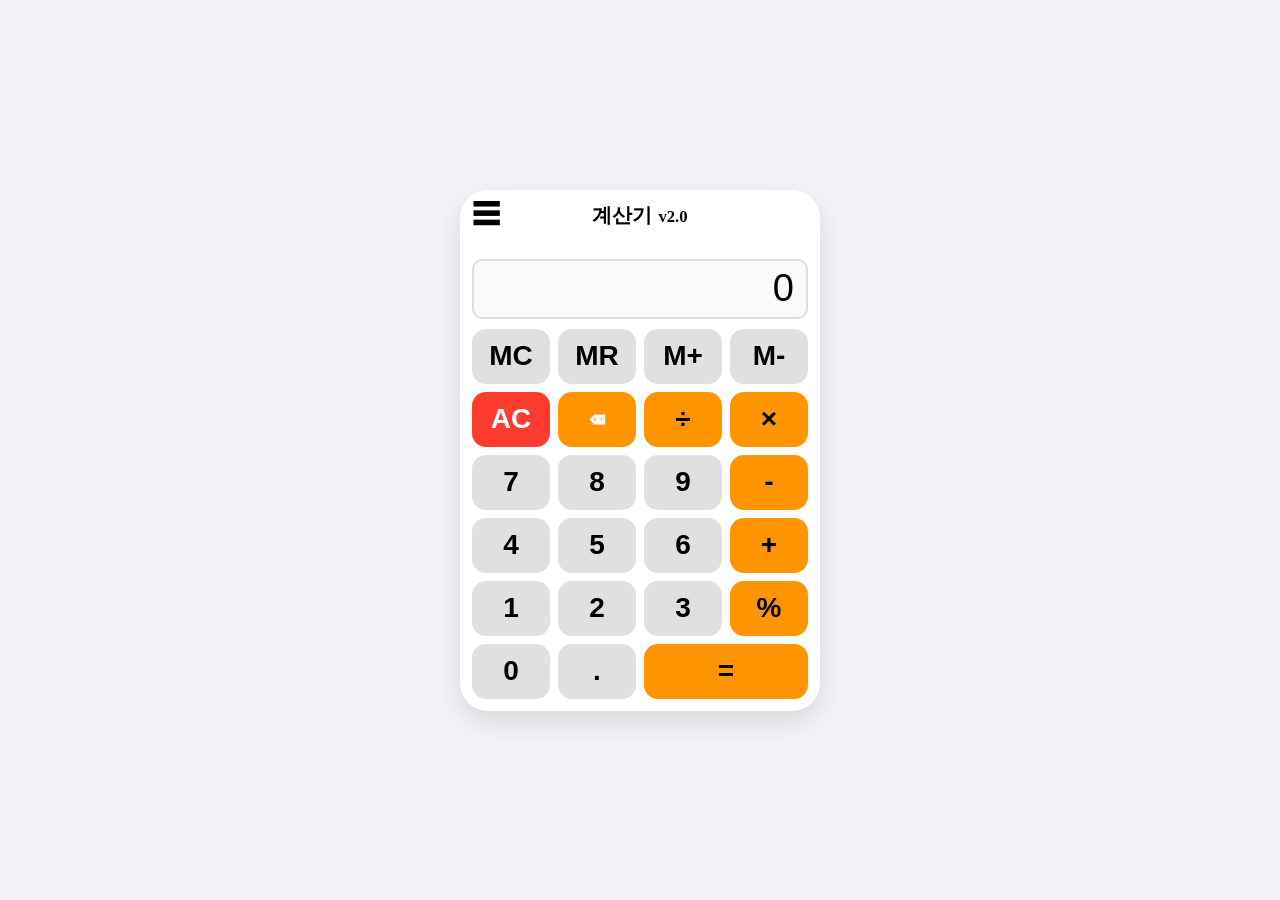
<file: index.html>
<!DOCTYPE html>
<html lang="ko">
<head>
    <meta charset="UTF-8">
    <meta name="viewport" content="width=device-width, initial-scale=1.0, maximum-scale=1.0, user-scalable=no">
    <title>Calculator</title>
    <style>
        :root { --main-theme: #ff9500; --text-color: #000; }
        * { -webkit-user-select: none; user-select: none; box-sizing: border-box; }
        html, body { margin: 0; padding: 0; width: 100%; height: 100%; overflow: hidden; background: #f2f4f7; display: flex; justify-content: center; align-items: center; }
        .layout { display: flex; align-items: flex-start; gap: 0; }
        
        /* 계산기 전체 패딩 축소 */
        .calculator { width: 360px; background: #fff; padding: 12px; border-radius: 28px; box-shadow: 0 10px 30px rgba(0,0,0,0.12); }
        .calc-header { display: flex; align-items: center; justify-content: center; position: relative; margin-bottom: 10px; font-weight: bold; font-size: 20px; }
        .hamburger { font-size: 28px; cursor: pointer; position: absolute; left: 0; z-index: 2; }
        .title-text { display: flex; align-items: baseline; gap: 6px; }
        .display-wrap { margin-bottom: 10px; position: relative; }
        .display-bottom { font-size: 11px; color: #aaa; padding-left: 4px; min-height: 16px; margin-top: 2px; }
        .mem-status { font-size: 11px; color: #888; font-weight: bold; min-height: 16px; margin-bottom: 4px; padding-left: 2px; }
        
        #display { width: 100%; height: 60px; font-size: 38px; text-align: right; border: 2px solid #ddd; border-radius: 10px; padding: 8px 12px; background: #fafafa; display: block; outline: none; }
        .buttons { display: grid; grid-template-columns: repeat(4, 1fr); gap: 8px; }
        
        /* 버튼 높이 축소 */
        button { height: 55px; border-radius: 14px; border: none; font-size: 28px; font-weight: bold; cursor: pointer; background: #e0e0e0; transition: opacity 0.1s; }
        button:active { opacity: 0.7; }
        .operator { background-color: var(--main-theme); color: var(--text-color); }
        .btn-ac { background-color: #ff3b30; color: #fff; }
        .btn-del { background-color: #ff9500; color: #fff; }
        .btn-equals { background-color: var(--main-theme); color: var(--text-color); }
        .overlay { display: none; position: fixed; top: 0; left: 0; width: 100%; height: 100%; background: rgba(0,0,0,0.4); z-index: 998; }
        .overlay.show { display: block; }
        .side-menu { height: 100%; width: 260px; position: fixed; top: 0; left: 0; background: #111; overflow: hidden; transition: transform 0.3s ease; z-index: 1000; transform: translateX(-100%); }
        .side-menu.open { transform: translateX(0); }
        .closebtn { position: absolute; top: 10px; right: 20px; color: #ff3b30; font-size: 36px; cursor: pointer; }
        .menu-content { padding: 18px; color: #fff; margin-top: 50px; }
        .theme-buttons { display: grid; grid-template-columns: repeat(2, 1fr); gap: 8px; }
        .theme-buttons button { height: auto; border-radius: 8px; border: none; font-weight: bold; cursor: pointer; padding: 10px; font-size: 13px; }
        .dev-info { margin-bottom: 18px; }
    </style>
</head>
<body>
    <div id="overlay" class="overlay" onclick="closeMenu()"></div>
    <div id="mySidenav" class="side-menu">
        <span class="closebtn" onclick="closeMenu()">&times;</span>
        <div class="menu-content">
            <div class="dev-info">
                <h3>Developer</h3>
                <p>안녕하세요 파수범입니다.<br>이것은 저의 첫 코딩 작품입니다.<br>많은 관심 부탁드립니다.</p>
            </div>
            <h3>테마 설정</h3>
            <div class="theme-buttons">
                <button onclick="changeTheme('#FF3B30','#fff')" style="background:#FF3B30;color:#fff;">빨강</button>
                <button onclick="changeTheme('#FF9500','#000')" style="background:#FF9500;color:#fff;">주황</button>
                <button onclick="changeTheme('#FFCC00','#000')" style="background:#FFCC00;color:#000;">노랑</button>
                <button onclick="changeTheme('#4CD964','#000')" style="background:#4CD964;color:#000;">초록</button>
                <button onclick="changeTheme('#007AFF','#fff')" style="background:#007AFF;color:#fff;">파랑</button>
                <button onclick="changeTheme('#5AC8FA','#000')" style="background:#5AC8FA;color:#000;">하늘</button>
                <button onclick="changeTheme('#8E8E93','#fff')" style="background:#8E8E93;color:#fff;">회색</button>
                <button onclick="changeTheme('#000000','#fff')" style="background:#000000;color:#fff;">검정</button>
            </div>
        </div>
    </div>

    <div class="layout">
        <div class="calculator">
            <div class="calc-header">
                <span class="hamburger" onclick="openMenu()">&#9776;</span>
                <span class="title-text">계산기 <small>v2.0</small></span>
            </div>
            <div id="mem-status" class="mem-status"></div>
            <div class="display-wrap">
                <input type="text" id="display" value="0" readonly>
            </div>
            <div class="buttons">
                <button onclick="memory('MC')">MC</button>
                <button onclick="memory('MR')">MR</button>
                <button onclick="memory('M+')">M+</button>
                <button onclick="memory('M-')">M-</button>
                <button class="btn-ac" onclick="clearDisplay()">AC</button>
                <button class="btn-del" onclick="deleteLast()">⌫</button>
                <button class="operator" onclick="inputOp('/')">÷</button>
                <button class="operator" onclick="inputOp('*')">×</button>
                <button onclick="inputNum('7')">7</button>
                <button onclick="inputNum('8')">8</button>
                <button onclick="inputNum('9')">9</button>
                <button class="operator" onclick="inputOp('-')">-</button>
                <button onclick="inputNum('4')">4</button>
                <button onclick="inputNum('5')">5</button>
                <button onclick="inputNum('6')">6</button>
                <button class="operator" onclick="inputOp('+')">+</button>
                <button onclick="inputNum('1')">1</button>
                <button onclick="inputNum('2')">2</button>
                <button onclick="inputNum('3')">3</button>
                <button class="operator" onclick="calcPercent()">%</button>
                <button class="btn-zero" onclick="inputNum('0')">0</button>
                <button class="btn-dot" onclick="inputDot()">.</button>
                <button class="operator btn-equals" onclick="calculate()" style="grid-column:span 2;">=</button>
            </div>
        </div>
    </div>

    <script>
        let numA = null, op = null, numB = null;
        let aStr = '0';    // A 숫자 문자열
        let bStr = '';     // B 숫자 입력 중 문자열
        let fullExpr = ''; // 화면에 보여줄 전체 식 (예: "50 ÷ 2 ×")
        let justCalc = false;
        let memValue = 0;

        const disp = () => document.getElementById('display');

        function sym(o) { return o==='*'?'×':o==='/'?'÷':o; }

        function fmtN(n) {
            if (n===null||isNaN(n)) return '오류';
            let v = parseFloat(n.toPrecision(10));
            if (!Number.isInteger(v)) v = parseFloat(v.toFixed(3));
            return v.toString();
        }

        function fmtD(s) {
            if (s==='오류') return s;
            let p = s.toString().split('.');
            p[0] = p[0].replace(/\B(?=(\d{3})+(?!\d))/g, ',');
            return p.join('.');
        }

        function inputNum(n) {
            if (justCalc) {
                // 계산 직후 숫자 → 새 계산 시작
                numA=null; op=null; numB=null; justCalc=false;
                aStr=n; bStr=''; fullExpr=n;
                disp().value = n; return;
            }
            if (op === null) {
                // A 입력 중
                aStr = (aStr==='0') ? n : aStr+n;
                fullExpr = aStr;
                disp().value = fmtD(aStr);
            } else {
                // B 입력 중
                bStr = (bStr==='') ? n : bStr+n;
                numB = 'typing';
                // fullExpr = "50 ÷ 2" 형태로 갱신 (연산자까지 있던 부분 + bStr)
                const opPart = fullExpr.endsWith(' '+sym(op)) ? fullExpr : fullExpr.split(' ').slice(0,-1).join(' ');
                disp().value = opPart + ' ' + fmtD(bStr);
            }
        }

        function inputDot() {
            if (justCalc) { numA=null;op=null;numB=null;justCalc=false; aStr='0.';bStr='';fullExpr='0.';disp().value='0.';return; }
            if (op===null) {
                if (!aStr.includes('.')) { aStr+='.'; fullExpr=aStr; disp().value=aStr; }
            } else {
                if (bStr==='') bStr='0';
                if (!bStr.includes('.')) {
                    bStr+='.'; numB='typing';
                    disp().value = fullExpr + ' ' + bStr;
                }
            }
        }

        function inputOp(o) {
            justCalc = false;
            if (op!==null && numB==='typing') {
                // 연속 연산: 내부 계산 갱신, 화면엔 전체 식 누적
                numA = doCalc(numA, op, parseFloat(bStr));
                numA = isNaN(numA) ? 0 : parseFloat(numA.toPrecision(10));
                // fullExpr에 방금 입력한 bStr과 새 연산자 추가
                fullExpr = fullExpr.endsWith(' '+sym(op))
                    ? fullExpr + ' ' + fmtD(bStr) + ' ' + sym(o)
                    : fullExpr + ' ' + fmtD(bStr) + ' ' + sym(o);
            } else {
                numA = parseFloat(aStr) || 0;
                fullExpr = fmtD(aStr) + ' ' + sym(o);
            }
            op=o; numB=null; bStr='';
            disp().value = fullExpr;
        }

        function doCalc(a, operator, b) {
            switch(operator) {
                case '+': return a+b;
                case '-': return a-b;
                case '*': return a*b;
                case '/': return b===0?NaN:a/b;
            }
            return b;
        }

        function calculate() {
            if (op===null) return;
            const b = bStr==='' ? numA : parseFloat(bStr);
            let result = doCalc(numA, op, b);
            result = parseFloat(parseFloat(result).toPrecision(10));
            op=null; numB=null; bStr=''; fullExpr=''; justCalc=true;
            if (isNaN(result)) { aStr='오류'; disp().value='오류'; }
            else { aStr=fmtN(result); numA=result; disp().value=fmtD(aStr); }
        }

        function calcPercent() {
            const cur = op===null ? parseFloat(aStr) : parseFloat(bStr||'0');
            if (isNaN(cur)) return;
            let result = (op!==null&&numA!==null) ? numA*(cur/100) : cur/100;
            result = parseFloat(result.toPrecision(10));
            const rs = fmtN(result);
            if (op===null) { aStr=rs; fullExpr=rs; }
            else { bStr=rs; numB=result; }
            disp().value = fmtD(rs);
            justCalc=true;
        }

        function clearDisplay() {
            numA=null;op=null;numB=null;justCalc=false;
            aStr='0'; bStr=''; fullExpr=''; disp().value='0';
        }

        function deleteLast() {
            if (justCalc||op!==null) { clearDisplay(); return; }
            aStr = aStr.length>1 ? aStr.slice(0,-1) : '0';
            fullExpr = aStr;
            disp().value = fmtD(aStr);
        }

        function updateMemStatus() {
            const el=document.getElementById('mem-status');
            el.textContent = memValue===0 ? '' : 'M: '+fmtD(fmtN(memValue));
        }
        function memory(m) {
            const cur = parseFloat(op===null ? aStr : (bStr||'0')) || 0;
            if (m==='MC') { memValue=0; }
            else if (m==='MR') {
                aStr=fmtN(memValue); bStr=''; op=null; numA=parseFloat(aStr); numB=null; justCalc=false;
                fullExpr=aStr; disp().value=fmtD(aStr);
            }
            else if (m==='M+') memValue=parseFloat((memValue+cur).toPrecision(10));
            else if (m==='M-') memValue=parseFloat((memValue-cur).toPrecision(10));
            updateMemStatus();
        }

        function openMenu() {
            document.getElementById('mySidenav').classList.add('open');
            document.getElementById('overlay').classList.add('show');
            history.pushState({ menuOpen: true }, '');
        }
        function closeMenu() {
            document.getElementById('mySidenav').classList.remove('open');
            document.getElementById('overlay').classList.remove('show');
            if (history.state && history.state.menuOpen) {
                history.back();
            }
        }
        window.addEventListener('popstate', function() {
            document.getElementById('mySidenav').classList.remove('open');
            document.getElementById('overlay').classList.remove('show');
        });
        function changeTheme(color, textColor) {
            document.documentElement.style.setProperty('--main-theme', color);
            document.documentElement.style.setProperty('--text-color', textColor||'#000');
            localStorage.setItem('theme-color', color);
            localStorage.setItem('theme-text', textColor||'#000');
            closeMenu();
        }
        (function loadSavedTheme() {
            const color=localStorage.getItem('theme-color');
            const tc=localStorage.getItem('theme-text');
            if (color) {
                document.documentElement.style.setProperty('--main-theme', color);
                document.documentElement.style.setProperty('--text-color', tc||'#000');
            }
        })();
    </script>
</body>
</html>
</file>
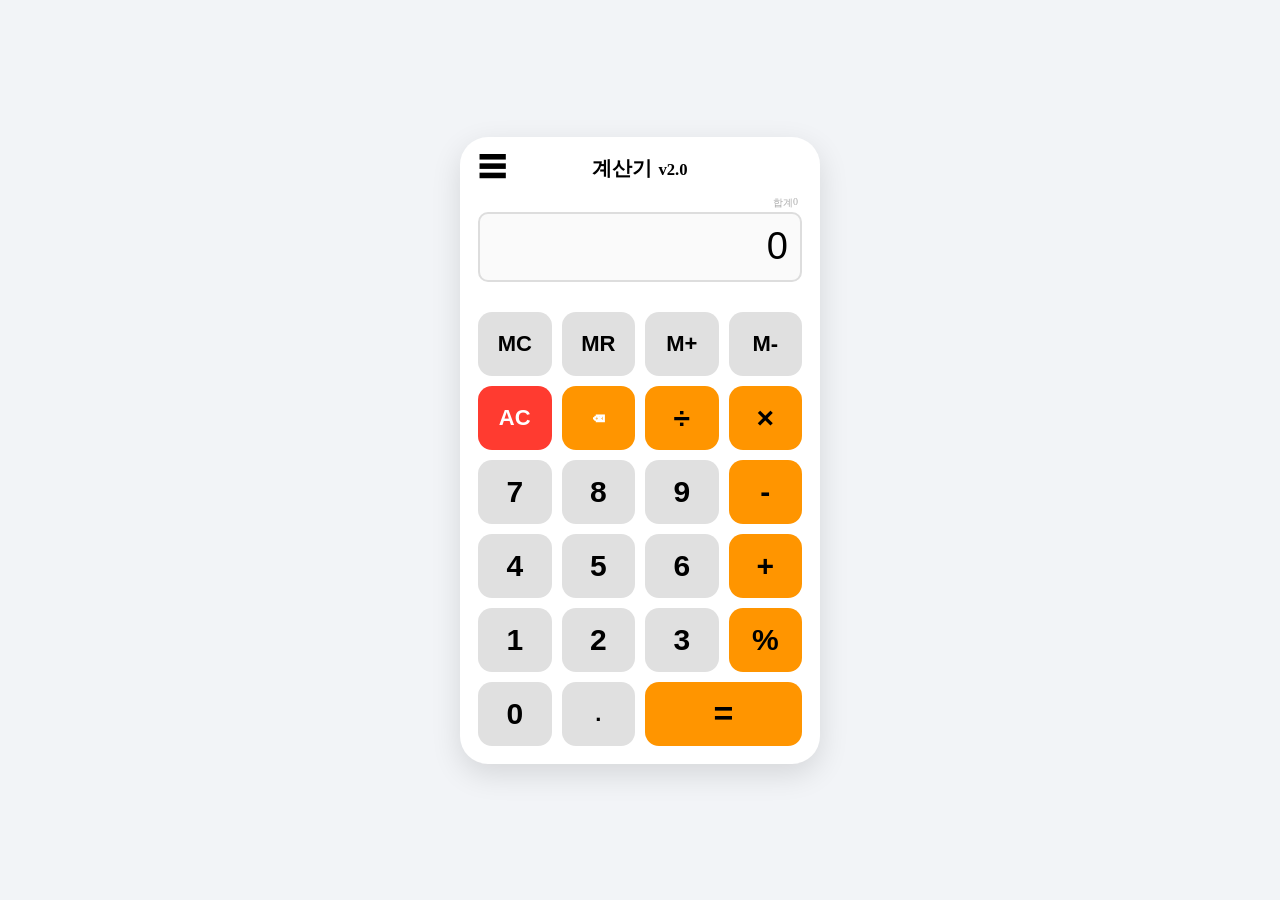
<file: calculator.html>
<!DOCTYPE html>
<html lang="ko">
<head>
    <meta charset="UTF-8">
    <meta name="viewport" content="width=device-width, initial-scale=1.0, maximum-scale=1.0, user-scalable=no">
    <title>Calculator</title>
    <style>
        :root { --main-theme: #ff9500; --text-color: #000; }
        * { -webkit-user-select: none; user-select: none; box-sizing: border-box; }
        html, body { margin: 0; padding: 0; width: 100%; height: 100%; overflow: hidden; background: #f2f4f7; display: flex; justify-content: center; align-items: center; }
        .layout { display: flex; align-items: flex-start; }
        .calculator { width: 360px; background: #fff; padding: 18px; border-radius: 28px; box-shadow: 0 10px 30px rgba(0,0,0,0.12); }
        .calc-header { display: flex; align-items: center; justify-content: center; position: relative; margin-bottom: 14px; font-weight: bold; font-size: 20px; }
        .hamburger { font-size: 28px; cursor: pointer; position: absolute; left: 0; z-index: 2; }
        .title-text { display: flex; align-items: baseline; gap: 6px; }
        .display-wrap { margin-bottom: 12px; }
        .display-top { display: flex; justify-content: flex-end; font-size: 10px; color: #aaa; padding-right: 4px; margin-bottom: 2px; }
        .display-bottom { font-size: 11px; color: #aaa; padding-left: 4px; min-height: 16px; margin-top: 2px; }
        #display { width: 100%; height: 70px; font-size: 38px; text-align: right; border: 2px solid #ddd; border-radius: 10px; padding: 8px 12px; background: #fafafa; display: block; outline: none; }
        .buttons { display: grid; grid-template-columns: repeat(4, 1fr); gap: 10px; }
        button { height: 64px; border-radius: 14px; border: none; font-size: 22px; font-weight: bold; cursor: pointer; background: #e0e0e0; transition: opacity 0.1s; }
        button:active { opacity: 0.7; }
        .operator { background-color: var(--main-theme); color: var(--text-color); font-size: 30px; }
        .btn-ac { background-color: #ff3b30; color: #fff; }
        .btn-del { background-color: #ff9500; color: #fff; }
        .btn-equals { background-color: var(--main-theme); color: var(--text-color); font-size: 34px; }
        .overlay { display: none; position: fixed; top: 0; left: 0; width: 100%; height: 100%; background: rgba(0,0,0,0.4); z-index: 998; }
        .overlay.show { display: block; }
        .side-menu { height: 100%; width: 260px; position: fixed; top: 0; left: 0; background: #111; overflow: hidden; transition: transform 0.3s ease; z-index: 1000; transform: translateX(-100%); }
        .side-menu.open { transform: translateX(0); }
        .closebtn { position: absolute; top: 10px; right: 20px; color: #ff3b30; font-size: 36px; cursor: pointer; }
        .menu-content { padding: 18px; color: #fff; margin-top: 50px; }
        .theme-buttons { display: grid; grid-template-columns: repeat(2, 1fr); gap: 8px; }
        .theme-buttons button { height: auto; border-radius: 8px; border: none; font-weight: bold; cursor: pointer; padding: 10px; font-size: 13px; }
        .dev-info { margin-bottom: 18px; }
    </style>
</head>
<body>
    <div id="overlay" class="overlay" onclick="closeMenu()"></div>
    <div id="mySidenav" class="side-menu">
        <span class="closebtn" onclick="closeMenu()">&times;</span>
        <div class="menu-content">
            <div class="dev-info">
                <h3>Developer</h3>
                <p>안녕하세요 파수범입니다.<br>이것은 저의 첫 코딩 작품입니다.<br>많은 관심 부탁드립니다.</p>
            </div>
            <h3>테마 설정</h3>
            <div class="theme-buttons">
                <button onclick="changeTheme('#FF3B30','#fff')" style="background:#FF3B30;color:#fff;">빨강</button>
                <button onclick="changeTheme('#FF9500','#000')" style="background:#FF9500;color:#fff;">주황</button>
                <button onclick="changeTheme('#FFCC00','#000')" style="background:#FFCC00;color:#000;">노랑</button>
                <button onclick="changeTheme('#4CD964','#000')" style="background:#4CD964;color:#000;">초록</button>
                <button onclick="changeTheme('#007AFF','#fff')" style="background:#007AFF;color:#fff;">파랑</button>
                <button onclick="changeTheme('#5AC8FA','#000')" style="background:#5AC8FA;color:#000;">하늘</button>
                <button onclick="changeTheme('#8E8E93','#fff')" style="background:#8E8E93;color:#fff;">회색</button>
                <button onclick="changeTheme('#000000','#fff')" style="background:#000000;color:#fff;">검정</button>
            </div>
        </div>
    </div>

    <div class="layout">
        <div class="calculator">
            <div class="calc-header">
                <span class="hamburger" onclick="openMenu()">&#9776;</span>
                <span class="title-text">계산기 <small>v2.0</small></span>
            </div>
            <div class="display-wrap">
                <div class="display-top">합계 <span id="mem-label-value">0</span></div>
                <input type="text" id="display" value="0" readonly>
                <div id="mr-label" class="display-bottom"></div>
            </div>
            <div class="buttons">
                <button onclick="memory('MC')">MC</button>
                <button onclick="memory('MR')">MR</button>
                <button onclick="memory('M+')">M+</button>
                <button onclick="memory('M-')">M-</button>
                <button class="btn-ac" onclick="clearDisplay()">AC</button>
                <button class="btn-del" onclick="deleteLast()">⌫</button>
                <button class="operator" onclick="inputOp('/')">÷</button>
                <button class="operator" onclick="inputOp('*')">×</button>
                <button onclick="inputNum('7')" style="font-size:30px">7</button>
                <button onclick="inputNum('8')" style="font-size:30px">8</button>
                <button onclick="inputNum('9')" style="font-size:30px">9</button>
                <button class="operator" onclick="inputOp('-')">-</button>
                <button onclick="inputNum('4')" style="font-size:30px">4</button>
                <button onclick="inputNum('5')" style="font-size:30px">5</button>
                <button onclick="inputNum('6')" style="font-size:30px">6</button>
                <button class="operator" onclick="inputOp('+')">+</button>
                <button onclick="inputNum('1')" style="font-size:30px">1</button>
                <button onclick="inputNum('2')" style="font-size:30px">2</button>
                <button onclick="inputNum('3')" style="font-size:30px">3</button>
                <button class="operator" onclick="calcPercent()">%</button>
                <button onclick="inputNum('0')" style="font-size:30px">0</button>
                <button onclick="inputDot()">.</button>
                <button class="operator btn-equals" onclick="calculate()" style="grid-column:span 2;">=</button>
            </div>
        </div>
    </div>

    <script>
        let numA = null, op = null, numB = null;
        let displayStr = '0';
        let justCalc = false;
        let memValue = 0;

        const disp = () => document.getElementById('display');

        function updateDisplay(val) {
            displayStr = val;
            disp().value = val;
        }

        function formatNum(n) {
            if (n === null || isNaN(n)) return '오류';
            let s = parseFloat(n.toPrecision(10)).toString();
            let parts = s.split('.');
            parts[0] = parts[0].replace(/\B(?=(\d{3})+(?!\d))/g, ',');
            return parts.join('.');
        }

        function inputNum(n) {
            if (justCalc) {
                numA = null; op = null; numB = null;
                justCalc = false;
                updateDisplay(n);
                return;
            }
            if (op === null) {
                if (displayStr === '0') updateDisplay(n);
                else updateDisplay(displayStr + n);
            } else {
                if (numB === null) updateDisplay(n);
                else updateDisplay(displayStr + n);
                numB = 'typing';
            }
        }

        function inputDot() {
            if (justCalc) { numA=null; op=null; numB=null; justCalc=false; updateDisplay('0.'); return; }
            if (!displayStr.includes('.')) updateDisplay(displayStr + '.');
        }

        function inputOp(o) {
            justCalc = false;
            let cur = parseFloat(displayStr.replace(/,/g, ''));
            if (op !== null && numB !== null && numB !== 'typing') {
                cur = doCalc(numA, op, parseFloat(displayStr.replace(/,/g,'')));
                updateDisplay(formatNum(cur));
            }
            numA = isNaN(cur) ? 0 : cur;
            op = o;
            numB = null;
            const opSymbol = o === '*' ? '×' : o === '/' ? '÷' : o;
            disp().value = formatNum(numA) + ' ' + opSymbol;
        }

        function doCalc(a, operator, b) {
            switch(operator) {
                case '+': return a + b;
                case '-': return a - b;
                case '*': return a * b;
                case '/': return b === 0 ? NaN : a / b;
            }
            return b;
        }

        function calculate() {
            if (op === null) return;
            let b = parseFloat(displayStr.replace(/,/g, ''));
            if (numB === null || numB === 'typing') numB = b;
            let result = doCalc(numA, op, numB);
            result = parseFloat(parseFloat(result).toPrecision(10));
            if (isNaN(result)) {
                updateDisplay('오류');
            } else {
                updateDisplay(formatNum(result));
                numA = result;
            }
            justCalc = true;
            op = null;
            numB = null;
        }

        function calcPercent() {
            let cur = parseFloat(displayStr.replace(/,/g, ''));
            if (isNaN(cur)) return;
            let result = (op !== null && numA !== null) ? numA * (cur / 100) : cur / 100;
            result = parseFloat(result.toPrecision(10));
            numB = result;
            updateDisplay(formatNum(result));
            justCalc = true;
        }

        function clearDisplay() {
            numA = null; op = null; numB = null; justCalc = false;
            updateDisplay('0');
        }

        function deleteLast() {
            if (justCalc || op !== null) { clearDisplay(); return; }
            let s = displayStr.replace(/,/g, '');
            s = s.length > 1 ? s.slice(0, -1) : '0';
            updateDisplay(s);
            if (s === '0') justCalc = false;
        }

        function memory(m) {
            let cur = parseFloat(displayStr.replace(/,/g, '')) || 0;
            if (m === 'MC') {
                memValue = 0;
                document.getElementById('mem-label-value').textContent = '0';
                document.getElementById('mr-label').textContent = '';
            } else if (m === 'MR') {
                updateDisplay(formatNum(memValue));
                numA = null; op = null; numB = null; justCalc = true;
                document.getElementById('mr-label').textContent = 'MR: ' + formatNum(memValue);
            } else if (m === 'M+') {
                memValue = parseFloat((memValue + cur).toPrecision(10));
                document.getElementById('mem-label-value').textContent = formatNum(memValue);
            } else if (m === 'M-') {
                memValue = parseFloat((memValue - cur).toPrecision(10));
                document.getElementById('mem-label-value').textContent = formatNum(memValue);
            }
        }

        function openMenu() {
            document.getElementById('mySidenav').classList.add('open');
            document.getElementById('overlay').classList.add('show');
        }
        function closeMenu() {
            document.getElementById('mySidenav').classList.remove('open');
            document.getElementById('overlay').classList.remove('show');
        }
        function changeTheme(color, textColor) {
            document.documentElement.style.setProperty('--main-theme', color);
            document.documentElement.style.setProperty('--text-color', textColor || '#000');
            closeMenu();
        }
    </script>
</body>
</html>
</file>
